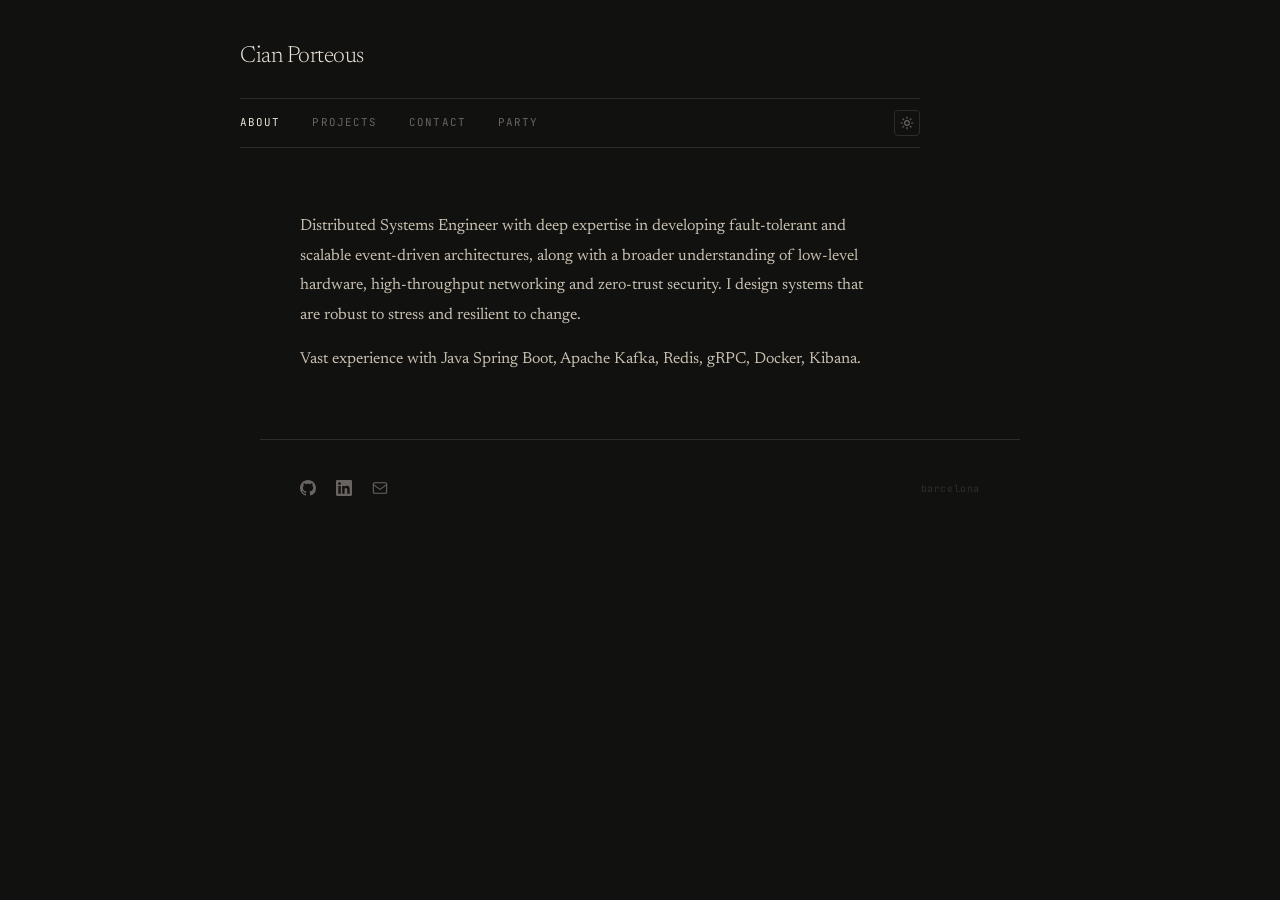
<file: static/index.html>
<!DOCTYPE html>
<html lang="en">
<head>
  <meta charset="UTF-8">
  <meta name="viewport" content="width=device-width, initial-scale=1.0">
  <title>Cian Porteous</title>
  <link rel="icon" href="/favicon.svg" type="image/svg+xml">
  <link rel="alternate icon" href="/favicon.ico" sizes="16x16 32x32 48x48">
  <link rel="apple-touch-icon" href="/apple-touch-icon.png">
  <link rel="stylesheet" href="styles.css?v=5">
</head>
<body>

<header class="site-header">
  <a href="index.html" class="header-name">Cian Porteous</a>
  <nav class="header-nav">
    <a href="/" class="active">About</a>
    <a href="projects.html">Projects</a>
    <!-- nothing published yet; restore when there is
    <a href="blog.html">Writing</a>
    -->
    <a href="contact.html">Contact</a>
    <a href="party.html">Party</a>
    <div class="theme-picker">
    <button class="theme-trigger" id="theme-trigger" aria-label="Change theme"><svg width="14" height="14" viewBox="0 0 24 24" fill="none" stroke="currentColor" stroke-width="2" stroke-linecap="round" stroke-linejoin="round"><circle cx="12" cy="12" r="4"/><path d="M12 2v2M12 20v2M4.93 4.93l1.41 1.41M17.66 17.66l1.41 1.41M2 12h2M20 12h2M6.34 17.66l-1.41 1.41M19.07 4.93l-1.41 1.41"/></svg></button>
    <div class="theme-menu" id="theme-menu" hidden>
      <button class="theme-option" data-theme="dark"><span class="swatch" style="--s1:#111110;--s2:#7c6ff7"></span>Dark</button>
      <button class="theme-option" data-theme="light"><span class="swatch" style="--s1:#fafaf8;--s2:#5c50e0"></span>Light</button>
      <hr>
      <button class="theme-option" data-theme="ember"><span class="swatch" style="--s1:#160e0a;--s2:#d4622a"></span>Ember</button>
      <button class="theme-option" data-theme="ocean"><span class="swatch" style="--s1:#0c1520;--s2:#3d9ee0"></span>Ocean</button>
      <button class="theme-option" data-theme="forest"><span class="swatch" style="--s1:#0c1a0f;--s2:#4aaf70"></span>Forest</button>
    </div>
  </div>
  </nav>
</header>

<main>

  <section class="hero">
    <p>Distributed Systems Engineer with deep expertise in developing fault-tolerant and scalable event-driven architectures, along with a broader understanding of low-level hardware, high-throughput networking and zero-trust security. I design systems that are robust to stress and resilient to change.</p>
    <p>Vast experience with Java Spring Boot, Apache Kafka, Redis, gRPC, Docker, Kibana.</p>
  </section>

</main>

<footer>
  <div class="footer-links">
    <a href="https://github.com/strongfeels" target="_blank" rel="noopener" class="icon-link" aria-label="GitHub">
      <svg viewBox="0 0 24 24" fill="currentColor"><path d="M12 0C5.37 0 0 5.37 0 12c0 5.31 3.435 9.795 8.205 11.385.6.105.825-.255.825-.57 0-.285-.015-1.23-.015-2.235-3.015.555-3.795-.735-4.035-1.41-.135-.345-.72-1.41-1.23-1.695-.42-.225-1.02-.78-.015-.795.945-.015 1.62.87 1.845 1.23 1.08 1.815 2.805 1.305 3.495.99.105-.78.42-1.305.765-1.605-2.67-.3-5.46-1.335-5.46-5.925 0-1.305.465-2.385 1.23-3.225-.12-.3-.54-1.53.12-3.18 0 0 1.005-.315 3.3 1.23.96-.27 1.98-.405 3-.405s2.04.135 3 .405c2.295-1.56 3.3-1.23 3.3-1.23.66 1.65.24 2.88.12 3.18.765.84 1.23 1.905 1.23 3.225 0 4.605-2.805 5.625-5.475 5.925.435.375.81 1.095.81 2.22 0 1.605-.015 2.895-.015 3.3 0 .315.225.69.825.57A12.02 12.02 0 0 0 24 12c0-6.63-5.37-12-12-12z"/></svg>
    </a>
    <a href="https://www.linkedin.com/in/cian-porteous-3b129a213/" target="_blank" rel="noopener" class="icon-link" aria-label="LinkedIn">
      <svg viewBox="0 0 24 24" fill="currentColor"><path d="M20.447 20.452h-3.554v-5.569c0-1.328-.027-3.037-1.852-3.037-1.853 0-2.136 1.445-2.136 2.939v5.667H9.351V9h3.414v1.561h.046c.477-.9 1.637-1.85 3.37-1.85 3.601 0 4.267 2.37 4.267 5.455v6.286zM5.337 7.433a2.062 2.062 0 0 1-2.063-2.065 2.064 2.064 0 1 1 2.063 2.065zm1.782 13.019H3.555V9h3.564v11.452zM22.225 0H1.771C.792 0 0 .774 0 1.729v20.542C0 23.227.792 24 1.771 24h20.451C23.2 24 24 23.227 24 22.271V1.729C24 .774 23.2 0 22.222 0h.003z"/></svg>
    </a>
    <a href="mailto:cian.porte@gmail.com" class="icon-link" aria-label="Email">
      <svg viewBox="0 0 24 24" fill="none" stroke="currentColor" stroke-width="1.6" stroke-linecap="round" stroke-linejoin="round"><rect x="2" y="4" width="20" height="16" rx="2"/><path d="m2 7 10 7 10-7"/></svg>
    </a>
  </div>
  <span class="footer-copy">barcelona</span>
</footer>

<script src="js/theme-toggle.js?v=4" defer></script>
</body>
</html>
</file>
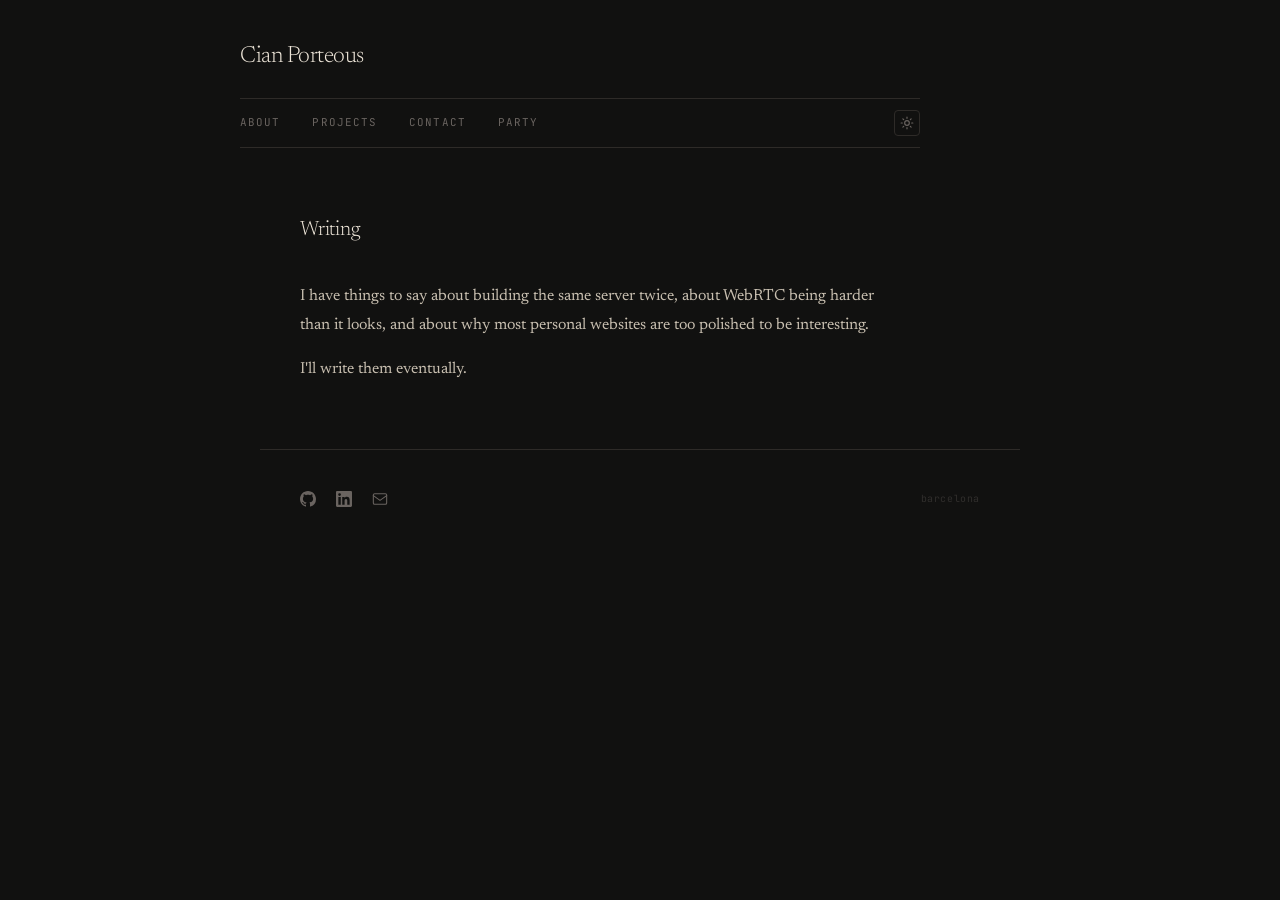
<file: static/blog.html>
<!DOCTYPE html>
<html lang="en">
<head>
  <meta charset="UTF-8">
  <meta name="viewport" content="width=device-width, initial-scale=1.0">
  <title>Writing — Cian Porteous</title>
  <link rel="icon" href="/favicon.svg" type="image/svg+xml">
  <link rel="alternate icon" href="/favicon.ico" sizes="16x16 32x32 48x48">
  <link rel="apple-touch-icon" href="/apple-touch-icon.png">
  <link rel="stylesheet" href="styles.css?v=5">
</head>
<body>

<header class="site-header">
  <a href="index.html" class="header-name">Cian Porteous</a>
  <nav class="header-nav">
    <a href="/">About</a>
    <a href="projects.html">Projects</a>
    <!-- nothing published yet; restore when there is
    <a href="blog.html" class="active">Writing</a>
    -->
    <a href="contact.html">Contact</a>
    <a href="party.html">Party</a>
    <div class="theme-picker">
    <button class="theme-trigger" id="theme-trigger" aria-label="Change theme"><svg width="14" height="14" viewBox="0 0 24 24" fill="none" stroke="currentColor" stroke-width="2" stroke-linecap="round" stroke-linejoin="round"><circle cx="12" cy="12" r="4"/><path d="M12 2v2M12 20v2M4.93 4.93l1.41 1.41M17.66 17.66l1.41 1.41M2 12h2M20 12h2M6.34 17.66l-1.41 1.41M19.07 4.93l-1.41 1.41"/></svg></button>
    <div class="theme-menu" id="theme-menu" hidden>
      <button class="theme-option" data-theme="dark"><span class="swatch" style="--s1:#111110;--s2:#7c6ff7"></span>Dark</button>
      <button class="theme-option" data-theme="light"><span class="swatch" style="--s1:#fafaf8;--s2:#5c50e0"></span>Light</button>
      <hr>
      <button class="theme-option" data-theme="ember"><span class="swatch" style="--s1:#160e0a;--s2:#d4622a"></span>Ember</button>
      <button class="theme-option" data-theme="ocean"><span class="swatch" style="--s1:#0c1520;--s2:#3d9ee0"></span>Ocean</button>
      <button class="theme-option" data-theme="forest"><span class="swatch" style="--s1:#0c1a0f;--s2:#4aaf70"></span>Forest</button>
    </div>
  </div>
  </nav>
</header>

<main>
  <section>
    <h2 class="section-title">Writing</h2>
    <p>I have things to say about building the same server twice, about WebRTC being harder than it looks, and about why most personal websites are too polished to be interesting.</p>
    <p>I'll write them eventually.</p>
  </section>
</main>

<footer>
  <div class="footer-links">
    <a href="https://github.com/strongfeels" target="_blank" rel="noopener" class="icon-link" aria-label="GitHub">
      <svg viewBox="0 0 24 24" fill="currentColor"><path d="M12 0C5.37 0 0 5.37 0 12c0 5.31 3.435 9.795 8.205 11.385.6.105.825-.255.825-.57 0-.285-.015-1.23-.015-2.235-3.015.555-3.795-.735-4.035-1.41-.135-.345-.72-1.41-1.23-1.695-.42-.225-1.02-.78-.015-.795.945-.015 1.62.87 1.845 1.23 1.08 1.815 2.805 1.305 3.495.99.105-.78.42-1.305.765-1.605-2.67-.3-5.46-1.335-5.46-5.925 0-1.305.465-2.385 1.23-3.225-.12-.3-.54-1.53.12-3.18 0 0 1.005-.315 3.3 1.23.96-.27 1.98-.405 3-.405s2.04.135 3 .405c2.295-1.56 3.3-1.23 3.3-1.23.66 1.65.24 2.88.12 3.18.765.84 1.23 1.905 1.23 3.225 0 4.605-2.805 5.625-5.475 5.925.435.375.81 1.095.81 2.22 0 1.605-.015 2.895-.015 3.3 0 .315.225.69.825.57A12.02 12.02 0 0 0 24 12c0-6.63-5.37-12-12-12z"/></svg>
    </a>
    <a href="https://www.linkedin.com/in/cian-porteous-3b129a213/" target="_blank" rel="noopener" class="icon-link" aria-label="LinkedIn">
      <svg viewBox="0 0 24 24" fill="currentColor"><path d="M20.447 20.452h-3.554v-5.569c0-1.328-.027-3.037-1.852-3.037-1.853 0-2.136 1.445-2.136 2.939v5.667H9.351V9h3.414v1.561h.046c.477-.9 1.637-1.85 3.37-1.85 3.601 0 4.267 2.37 4.267 5.455v6.286zM5.337 7.433a2.062 2.062 0 0 1-2.063-2.065 2.064 2.064 0 1 1 2.063 2.065zm1.782 13.019H3.555V9h3.564v11.452zM22.225 0H1.771C.792 0 0 .774 0 1.729v20.542C0 23.227.792 24 1.771 24h20.451C23.2 24 24 23.227 24 22.271V1.729C24 .774 23.2 0 22.222 0h.003z"/></svg>
    </a>
    <a href="mailto:cian.porte@gmail.com" class="icon-link" aria-label="Email">
      <svg viewBox="0 0 24 24" fill="none" stroke="currentColor" stroke-width="1.6" stroke-linecap="round" stroke-linejoin="round"><rect x="2" y="4" width="20" height="16" rx="2"/><path d="m2 7 10 7 10-7"/></svg>
    </a>
  </div>
  <span class="footer-copy">barcelona</span>
</footer>

<script src="js/theme-toggle.js?v=4" defer></script>
</body>
</html>
</file>
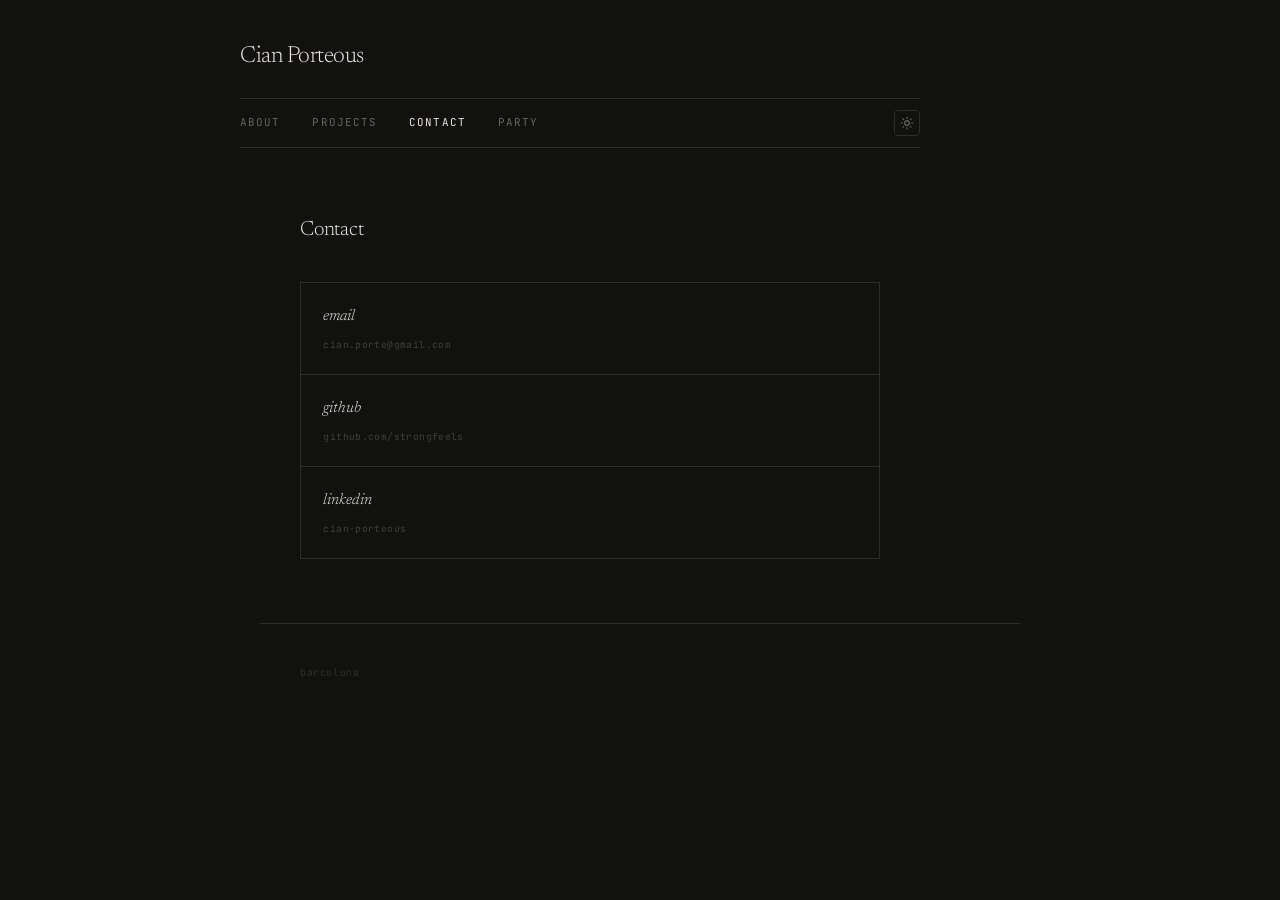
<file: static/contact.html>
<!DOCTYPE html>
<html lang="en">
<head>
  <meta charset="UTF-8">
  <meta name="viewport" content="width=device-width, initial-scale=1.0">
  <title>Contact — Cian Porteous</title>
  <link rel="icon" href="/favicon.svg" type="image/svg+xml">
  <link rel="alternate icon" href="/favicon.ico" sizes="16x16 32x32 48x48">
  <link rel="apple-touch-icon" href="/apple-touch-icon.png">
  <link rel="stylesheet" href="styles.css?v=5">
</head>
<body>

<header class="site-header">
  <a href="index.html" class="header-name">Cian Porteous</a>
  <nav class="header-nav">
    <a href="/">About</a>
    <a href="projects.html">Projects</a>
    <!-- nothing published yet; restore when there is
    <a href="blog.html">Writing</a>
    -->
    <a href="contact.html" class="active">Contact</a>
    <a href="party.html">Party</a>
    <div class="theme-picker">
    <button class="theme-trigger" id="theme-trigger" aria-label="Change theme"><svg width="14" height="14" viewBox="0 0 24 24" fill="none" stroke="currentColor" stroke-width="2" stroke-linecap="round" stroke-linejoin="round"><circle cx="12" cy="12" r="4"/><path d="M12 2v2M12 20v2M4.93 4.93l1.41 1.41M17.66 17.66l1.41 1.41M2 12h2M20 12h2M6.34 17.66l-1.41 1.41M19.07 4.93l-1.41 1.41"/></svg></button>
    <div class="theme-menu" id="theme-menu" hidden>
      <button class="theme-option" data-theme="dark"><span class="swatch" style="--s1:#111110;--s2:#7c6ff7"></span>Dark</button>
      <button class="theme-option" data-theme="light"><span class="swatch" style="--s1:#fafaf8;--s2:#5c50e0"></span>Light</button>
      <hr>
      <button class="theme-option" data-theme="ember"><span class="swatch" style="--s1:#160e0a;--s2:#d4622a"></span>Ember</button>
      <button class="theme-option" data-theme="ocean"><span class="swatch" style="--s1:#0c1520;--s2:#3d9ee0"></span>Ocean</button>
      <button class="theme-option" data-theme="forest"><span class="swatch" style="--s1:#0c1a0f;--s2:#4aaf70"></span>Forest</button>
    </div>
  </div>
  </nav>
</header>

<main>
  <section>
    <h2 class="section-title">Contact</h2>
    <div class="project-list">
      <a href="mailto:cian.porte@gmail.com" class="project-item">
        <span class="project-title">email</span>
        <span class="project-tags">cian.porte@gmail.com</span>
      </a>
      <a href="https://github.com/strongfeels" target="_blank" rel="noopener" class="project-item">
        <span class="project-title">github</span>
        <span class="project-tags">github.com/strongfeels</span>
      </a>
      <a href="https://www.linkedin.com/in/cian-porteous-3b129a213/" target="_blank" rel="noopener" class="project-item">
        <span class="project-title">linkedin</span>
        <span class="project-tags">cian-porteous</span>
      </a>
    </div>
  </section>
</main>

<footer>
  <span class="footer-copy">barcelona</span>
</footer>

<script src="js/theme-toggle.js?v=4" defer></script>
</body>
</html>
</file>
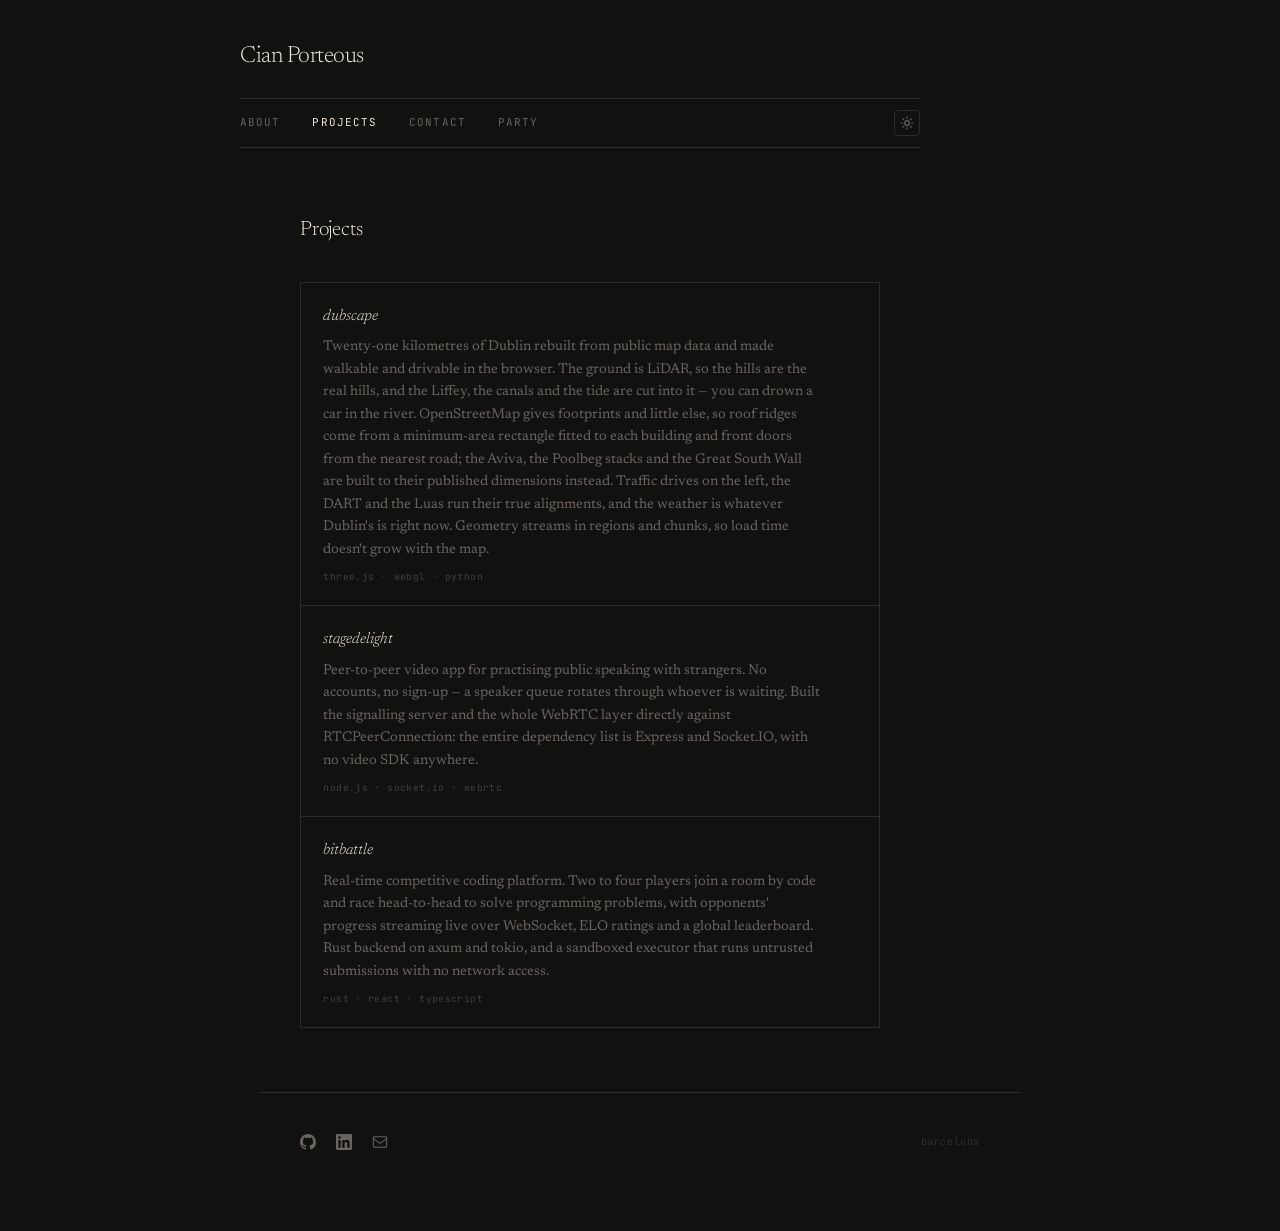
<file: static/projects.html>
<!DOCTYPE html>
<html lang="en">
<head>
  <meta charset="UTF-8">
  <meta name="viewport" content="width=device-width, initial-scale=1.0">
  <title>Projects — Cian Porteous</title>
  <link rel="icon" href="/favicon.svg" type="image/svg+xml">
  <link rel="alternate icon" href="/favicon.ico" sizes="16x16 32x32 48x48">
  <link rel="apple-touch-icon" href="/apple-touch-icon.png">
  <link rel="stylesheet" href="styles.css?v=5">
</head>
<body>

<header class="site-header">
  <a href="index.html" class="header-name">Cian Porteous</a>
  <nav class="header-nav">
    <a href="/">About</a>
    <a href="projects.html" class="active">Projects</a>
    <!-- nothing published yet; restore when there is
    <a href="blog.html">Writing</a>
    -->
    <a href="contact.html">Contact</a>
    <a href="party.html">Party</a>
    <div class="theme-picker">
    <button class="theme-trigger" id="theme-trigger" aria-label="Change theme"><svg width="14" height="14" viewBox="0 0 24 24" fill="none" stroke="currentColor" stroke-width="2" stroke-linecap="round" stroke-linejoin="round"><circle cx="12" cy="12" r="4"/><path d="M12 2v2M12 20v2M4.93 4.93l1.41 1.41M17.66 17.66l1.41 1.41M2 12h2M20 12h2M6.34 17.66l-1.41 1.41M19.07 4.93l-1.41 1.41"/></svg></button>
    <div class="theme-menu" id="theme-menu" hidden>
      <button class="theme-option" data-theme="dark"><span class="swatch" style="--s1:#111110;--s2:#7c6ff7"></span>Dark</button>
      <button class="theme-option" data-theme="light"><span class="swatch" style="--s1:#fafaf8;--s2:#5c50e0"></span>Light</button>
      <hr>
      <button class="theme-option" data-theme="ember"><span class="swatch" style="--s1:#160e0a;--s2:#d4622a"></span>Ember</button>
      <button class="theme-option" data-theme="ocean"><span class="swatch" style="--s1:#0c1520;--s2:#3d9ee0"></span>Ocean</button>
      <button class="theme-option" data-theme="forest"><span class="swatch" style="--s1:#0c1a0f;--s2:#4aaf70"></span>Forest</button>
    </div>
  </div>
  </nav>
</header>

<main>
  <section>
    <h2 class="section-title">Projects</h2>
    <div class="project-list">
      <a href="https://dubscape.ie/" target="_blank" rel="noopener" class="project-item">
        <span class="project-title">dubscape</span>
        <p class="project-desc">Twenty-one kilometres of Dublin rebuilt from public map data and made walkable and drivable in the browser. The ground is LiDAR, so the hills are the real hills, and the Liffey, the canals and the tide are cut into it — you can drown a car in the river. OpenStreetMap gives footprints and little else, so roof ridges come from a minimum-area rectangle fitted to each building and front doors from the nearest road; the Aviva, the Poolbeg stacks and the Great South Wall are built to their published dimensions instead. Traffic drives on the left, the DART and the Luas run their true alignments, and the weather is whatever Dublin's is right now. Geometry streams in regions and chunks, so load time doesn't grow with the map.</p>
        <span class="project-tags">three.js · webgl · python</span>
      </a>
      <a href="https://stagedelight.com" target="_blank" rel="noopener" class="project-item">
        <span class="project-title">stagedelight</span>
        <p class="project-desc">Peer-to-peer video app for practising public speaking with strangers. No accounts, no sign-up — a speaker queue rotates through whoever is waiting. Built the signalling server and the whole WebRTC layer directly against RTCPeerConnection: the entire dependency list is Express and Socket.IO, with no video SDK anywhere.</p>
        <span class="project-tags">node.js · socket.io · webrtc</span>
      </a>
      <a href="https://github.com/strongfeels/bitbattle" target="_blank" rel="noopener" class="project-item">
        <span class="project-title">bitbattle</span>
        <p class="project-desc">Real-time competitive coding platform. Two to four players join a room by code and race head-to-head to solve programming problems, with opponents' progress streaming live over WebSocket, ELO ratings and a global leaderboard. Rust backend on axum and tokio, and a sandboxed executor that runs untrusted submissions with no network access.</p>
        <span class="project-tags">rust · react · typescript</span>
      </a>
    </div>
  </section>
</main>

<footer>
  <div class="footer-links">
    <a href="https://github.com/strongfeels" target="_blank" rel="noopener" class="icon-link" aria-label="GitHub">
      <svg viewBox="0 0 24 24" fill="currentColor"><path d="M12 0C5.37 0 0 5.37 0 12c0 5.31 3.435 9.795 8.205 11.385.6.105.825-.255.825-.57 0-.285-.015-1.23-.015-2.235-3.015.555-3.795-.735-4.035-1.41-.135-.345-.72-1.41-1.23-1.695-.42-.225-1.02-.78-.015-.795.945-.015 1.62.87 1.845 1.23 1.08 1.815 2.805 1.305 3.495.99.105-.78.42-1.305.765-1.605-2.67-.3-5.46-1.335-5.46-5.925 0-1.305.465-2.385 1.23-3.225-.12-.3-.54-1.53.12-3.18 0 0 1.005-.315 3.3 1.23.96-.27 1.98-.405 3-.405s2.04.135 3 .405c2.295-1.56 3.3-1.23 3.3-1.23.66 1.65.24 2.88.12 3.18.765.84 1.23 1.905 1.23 3.225 0 4.605-2.805 5.625-5.475 5.925.435.375.81 1.095.81 2.22 0 1.605-.015 2.895-.015 3.3 0 .315.225.69.825.57A12.02 12.02 0 0 0 24 12c0-6.63-5.37-12-12-12z"/></svg>
    </a>
    <a href="https://www.linkedin.com/in/cian-porteous-3b129a213/" target="_blank" rel="noopener" class="icon-link" aria-label="LinkedIn">
      <svg viewBox="0 0 24 24" fill="currentColor"><path d="M20.447 20.452h-3.554v-5.569c0-1.328-.027-3.037-1.852-3.037-1.853 0-2.136 1.445-2.136 2.939v5.667H9.351V9h3.414v1.561h.046c.477-.9 1.637-1.85 3.37-1.85 3.601 0 4.267 2.37 4.267 5.455v6.286zM5.337 7.433a2.062 2.062 0 0 1-2.063-2.065 2.064 2.064 0 1 1 2.063 2.065zm1.782 13.019H3.555V9h3.564v11.452zM22.225 0H1.771C.792 0 0 .774 0 1.729v20.542C0 23.227.792 24 1.771 24h20.451C23.2 24 24 23.227 24 22.271V1.729C24 .774 23.2 0 22.222 0h.003z"/></svg>
    </a>
    <a href="mailto:cian.porte@gmail.com" class="icon-link" aria-label="Email">
      <svg viewBox="0 0 24 24" fill="none" stroke="currentColor" stroke-width="1.6" stroke-linecap="round" stroke-linejoin="round"><rect x="2" y="4" width="20" height="16" rx="2"/><path d="m2 7 10 7 10-7"/></svg>
    </a>
  </div>
  <span class="footer-copy">barcelona</span>
</footer>

<script src="js/theme-toggle.js?v=4" defer></script>
</body>
</html>
</file>
<file: static/styles.css>
@import url('https://fonts.googleapis.com/css2?family=JetBrains+Mono:wght@400;500&family=Newsreader:ital,opsz,wght@0,6..72,300;0,6..72,400;1,6..72,300;1,6..72,400&display=swap');

/* ─────────────────────────────────────────
   tokens
───────────────────────────────────────── */
:root {
  --bg:        #111110;
  --surface:   #1a1918;
  --border:    #2e2b28;
  --muted:     #6a6460;
  --text:      #c8bfb0;
  --bright:    #ede5d8;
  --accent:    #7c6ff7;

  --serif: 'Newsreader', Georgia, serif;
  --mono:  'JetBrains Mono', 'Courier New', monospace;
}

body.theme-light {
  --bg:        #fafaf8;
  --surface:   #f0ede8;
  --border:    #e0dbd2;
  --muted:     #9a9080;
  --text:      #4a4540;
  --bright:    #1a1510;
  --accent:    #5c50e0;
}

body.theme-ember {
  --bg:        #160e0a;
  --surface:   #1e1410;
  --border:    #38200f;
  --muted:     #7a5a40;
  --text:      #d4b090;
  --bright:    #f0d0a8;
  --accent:    #d4622a;
}

body.theme-ocean {
  --bg:        #0c1520;
  --surface:   #111e2e;
  --border:    #1e3050;
  --muted:     #5878a0;
  --text:      #90b8d8;
  --bright:    #c0ddf5;
  --accent:    #3d9ee0;
}

body.theme-forest {
  --bg:        #0c1a0f;
  --surface:   #122015;
  --border:    #1c3520;
  --muted:     #4a7060;
  --text:      #88b898;
  --bright:    #b8d8c0;
  --accent:    #4aaf70;
}

/* ─────────────────────────────────────────
   reset
───────────────────────────────────────── */
*, *::before, *::after { box-sizing: border-box; margin: 0; padding: 0; }
html { scroll-behavior: smooth; }

body {
  background: var(--bg);
  color: var(--text);
  font-family: var(--serif);
  font-size: 17px;
  line-height: 1.8;
  -webkit-font-smoothing: antialiased;
  transition: background .2s, color .2s;
}

a { color: inherit; text-decoration: none; }

/* ─────────────────────────────────────────
   site header  (two rows, like rajiv.com)
───────────────────────────────────────── */
.site-header {
  max-width: 760px;
  margin: 0 auto;
  padding: 0 2.5rem;
}

@media (min-width: 1000px) {
  .site-header, main, footer {
    margin-left: max(3rem, calc(50vw - 440px));
    margin-right: 0;
  }
}

/* row 1: site name */
.header-name {
  display: block;
  padding: 2.25rem 0 1.25rem;
  border-bottom: 1px solid var(--border);
  font-family: var(--serif);
  font-size: 1.45rem;
  font-weight: 300;
  color: var(--bright);
  letter-spacing: -.02em;
  transition: color .15s;
}
.header-name:hover { color: var(--accent); }

/* row 2: nav bar */
.header-nav {
  display: flex;
  align-items: center;
  padding: .7rem 0;
  border-bottom: 1px solid var(--border);
  gap: 2rem;
}

.header-nav a {
  font-family: var(--mono);
  font-size: .68rem;
  letter-spacing: .1em;
  text-transform: uppercase;
  color: var(--muted);
  transition: color .15s;
}
.header-nav a:hover { color: var(--bright); }

.header-nav a.active { color: var(--bright); }

/* ─────────────────────────────────────────
   theme picker
───────────────────────────────────────── */
.theme-picker {
  position: relative;
  margin-left: auto;
}

.theme-trigger {
  display: flex;
  align-items: center;
  justify-content: center;
  width: 26px;
  height: 26px;
  background: none;
  border: 1px solid var(--border);
  border-radius: 4px;
  color: var(--muted);
  cursor: pointer;
  transition: color .15s, border-color .15s;
}
.theme-trigger:hover { color: var(--accent); border-color: var(--accent); }
.theme-trigger svg { display: block; }

.theme-menu {
  position: absolute;
  right: 0;
  top: calc(100% + .5rem);
  background: var(--surface);
  border: 1px solid var(--border);
  border-radius: 8px;
  padding: .35rem;
  min-width: 130px;
  z-index: 100;
  box-shadow: 0 8px 24px rgba(0,0,0,.4);
}

.theme-menu hr {
  border: none;
  border-top: 1px solid var(--border);
  margin: .3rem .1rem;
}

.theme-option {
  display: flex;
  align-items: center;
  gap: .6rem;
  width: 100%;
  padding: .42rem .55rem;
  background: none;
  border: none;
  border-radius: 5px;
  font-family: var(--mono);
  font-size: .66rem;
  letter-spacing: .06em;
  color: var(--muted);
  cursor: pointer;
  transition: background .1s, color .1s;
  text-align: left;
}
.theme-option:hover { background: var(--border); color: var(--bright); }
.theme-option.is-active { color: var(--bright); }
.theme-option.is-active::after {
  content: '';
  width: 5px;
  height: 5px;
  border-radius: 50%;
  background: var(--accent);
  margin-left: auto;
  flex-shrink: 0;
}

.swatch {
  width: 18px;
  height: 18px;
  border-radius: 4px;
  background: linear-gradient(135deg, var(--s1) 50%, var(--s2) 50%);
  border: 1px solid rgba(128,128,128,.15);
  flex-shrink: 0;
}

/* ─────────────────────────────────────────
   layout
───────────────────────────────────────── */
main {
  max-width: 760px;
  margin: 0 auto;
  padding: 0 2.5rem;
}

section {
  padding: 4rem 0;
  border-bottom: 1px solid var(--border);
}

section:last-child { border-bottom: none; }

/* ─────────────────────────────────────────
   section headings
───────────────────────────────────────── */
.section-title {
  font-family: var(--serif);
  font-size: 1.3rem;
  font-weight: 300;
  color: var(--bright);
  margin-bottom: 2rem;
  letter-spacing: -.01em;
}

.section-meta {
  display: block;
  font-family: var(--mono);
  font-size: .65rem;
  color: var(--muted);
  letter-spacing: .08em;
  text-transform: uppercase;
  margin-bottom: .6rem;
}

/* ─────────────────────────────────────────
   hero
───────────────────────────────────────── */
.hero {
  padding-top: 4rem;
}

.hero-name {
  font-family: var(--serif);
  font-size: clamp(2.2rem, 5vw, 3rem);
  font-weight: 300;
  color: var(--bright);
  line-height: 1.1;
  letter-spacing: -.03em;
  margin-bottom: .6rem;
}

.hero-role {
  font-family: var(--mono);
  font-size: .68rem;
  color: var(--muted);
  letter-spacing: .1em;
  text-transform: uppercase;
  margin-bottom: 2.5rem;
}

/* ─────────────────────────────────────────
   body text
───────────────────────────────────────── */
p {
  font-family: var(--serif);
  font-size: 1rem;
  color: var(--text);
  max-width: 580px;
  margin-bottom: .9rem;
  line-height: 1.85;
}
p:last-child { margin: 0; }

/* ─────────────────────────────────────────
   project grid (index — 2 col)
───────────────────────────────────────── */
.grid {
  display: grid;
  grid-template-columns: 1fr 1fr;
  gap: 1px;
  background: var(--border);
  border: 1px solid var(--border);
  max-width: 580px;
}

.card {
  background: var(--bg);
  padding: 1.5rem;
  display: flex;
  flex-direction: column;
  gap: .6rem;
  transition: background .15s;
  color: inherit;
}
.card:hover { background: var(--surface); }

.card-title {
  font-family: var(--serif);
  font-size: .95rem;
  font-style: italic;
  font-weight: 300;
  color: var(--bright);
  transition: color .15s;
}
.card:hover .card-title { color: var(--accent); }

.card-desc {
  font-family: var(--serif);
  font-size: .85rem;
  color: var(--muted);
  line-height: 1.6;
  flex: 1;
  margin: 0;
}

.card-tags {
  font-family: var(--mono);
  font-size: .6rem;
  color: var(--muted);
  letter-spacing: .04em;
  opacity: .6;
}

/* ─────────────────────────────────────────
   project list (projects page — 1 col)
───────────────────────────────────────── */
.project-list {
  display: flex;
  flex-direction: column;
  gap: 1px;
  background: var(--border);
  border: 1px solid var(--border);
  max-width: 580px;
}

.project-item {
  background: var(--bg);
  padding: 1.25rem 1.4rem;
  display: flex;
  flex-direction: column;
  gap: .4rem;
  transition: background .15s;
  text-decoration: none;
  color: inherit;
}
.project-item:hover { background: var(--surface); }

.project-title {
  font-family: var(--serif);
  font-size: .95rem;
  font-style: italic;
  font-weight: 300;
  color: var(--bright);
  transition: color .15s;
}
.project-item:hover .project-title { color: var(--accent); }

.project-desc {
  font-family: var(--serif);
  font-size: .88rem;
  color: var(--muted);
  line-height: 1.6;
  max-width: 500px;
  margin: 0;
}

.project-tags {
  font-family: var(--mono);
  font-size: .6rem;
  color: var(--muted);
  letter-spacing: .04em;
  opacity: .55;
}

/* ─────────────────────────────────────────
   aside / pullquote
───────────────────────────────────────── */
.aside {
  border-left: 1px solid var(--border);
  padding-left: 1.75rem;
  max-width: 520px;
}

.aside p {
  font-family: var(--serif);
  font-size: 1.1rem;
  font-style: italic;
  font-weight: 300;
  color: var(--bright);
  line-height: 1.85;
  margin-bottom: .8rem;
  max-width: none;
}
.aside p:last-child { margin: 0; }

/* ─────────────────────────────────────────
   footer
───────────────────────────────────────── */
footer {
  max-width: 760px;
  margin: 0 auto;
  padding: 2.5rem 2.5rem 5rem;
  display: flex;
  align-items: center;
  justify-content: space-between;
  border-top: 1px solid var(--border);
}

.footer-links {
  display: flex;
  align-items: center;
  gap: 1.25rem;
}

.icon-link {
  color: var(--muted);
  display: flex;
  align-items: center;
  transition: color .15s;
}
.icon-link:hover { color: var(--accent); }
.icon-link svg { width: 16px; height: 16px; }

.footer-copy {
  font-family: var(--mono);
  font-size: .62rem;
  color: var(--muted);
  letter-spacing: .06em;
  opacity: .35;
}

/* ─────────────────────────────────────────
   responsive
───────────────────────────────────────── */
@media (max-width: 580px) {
  .site-header { padding: 0 1.25rem; }
  main         { padding: 0 1.25rem; }
  footer       { padding: 2rem 1.25rem 4rem; flex-direction: column; align-items: flex-start; gap: 1.5rem; }
  section      { padding: 3rem 0; }
  .grid        { grid-template-columns: 1fr; max-width: none; }
  .hero-name   { font-size: 2rem; }
}

@media (prefers-reduced-motion: reduce) {
  * { transition-duration: .01ms !important; }
}
</file>
